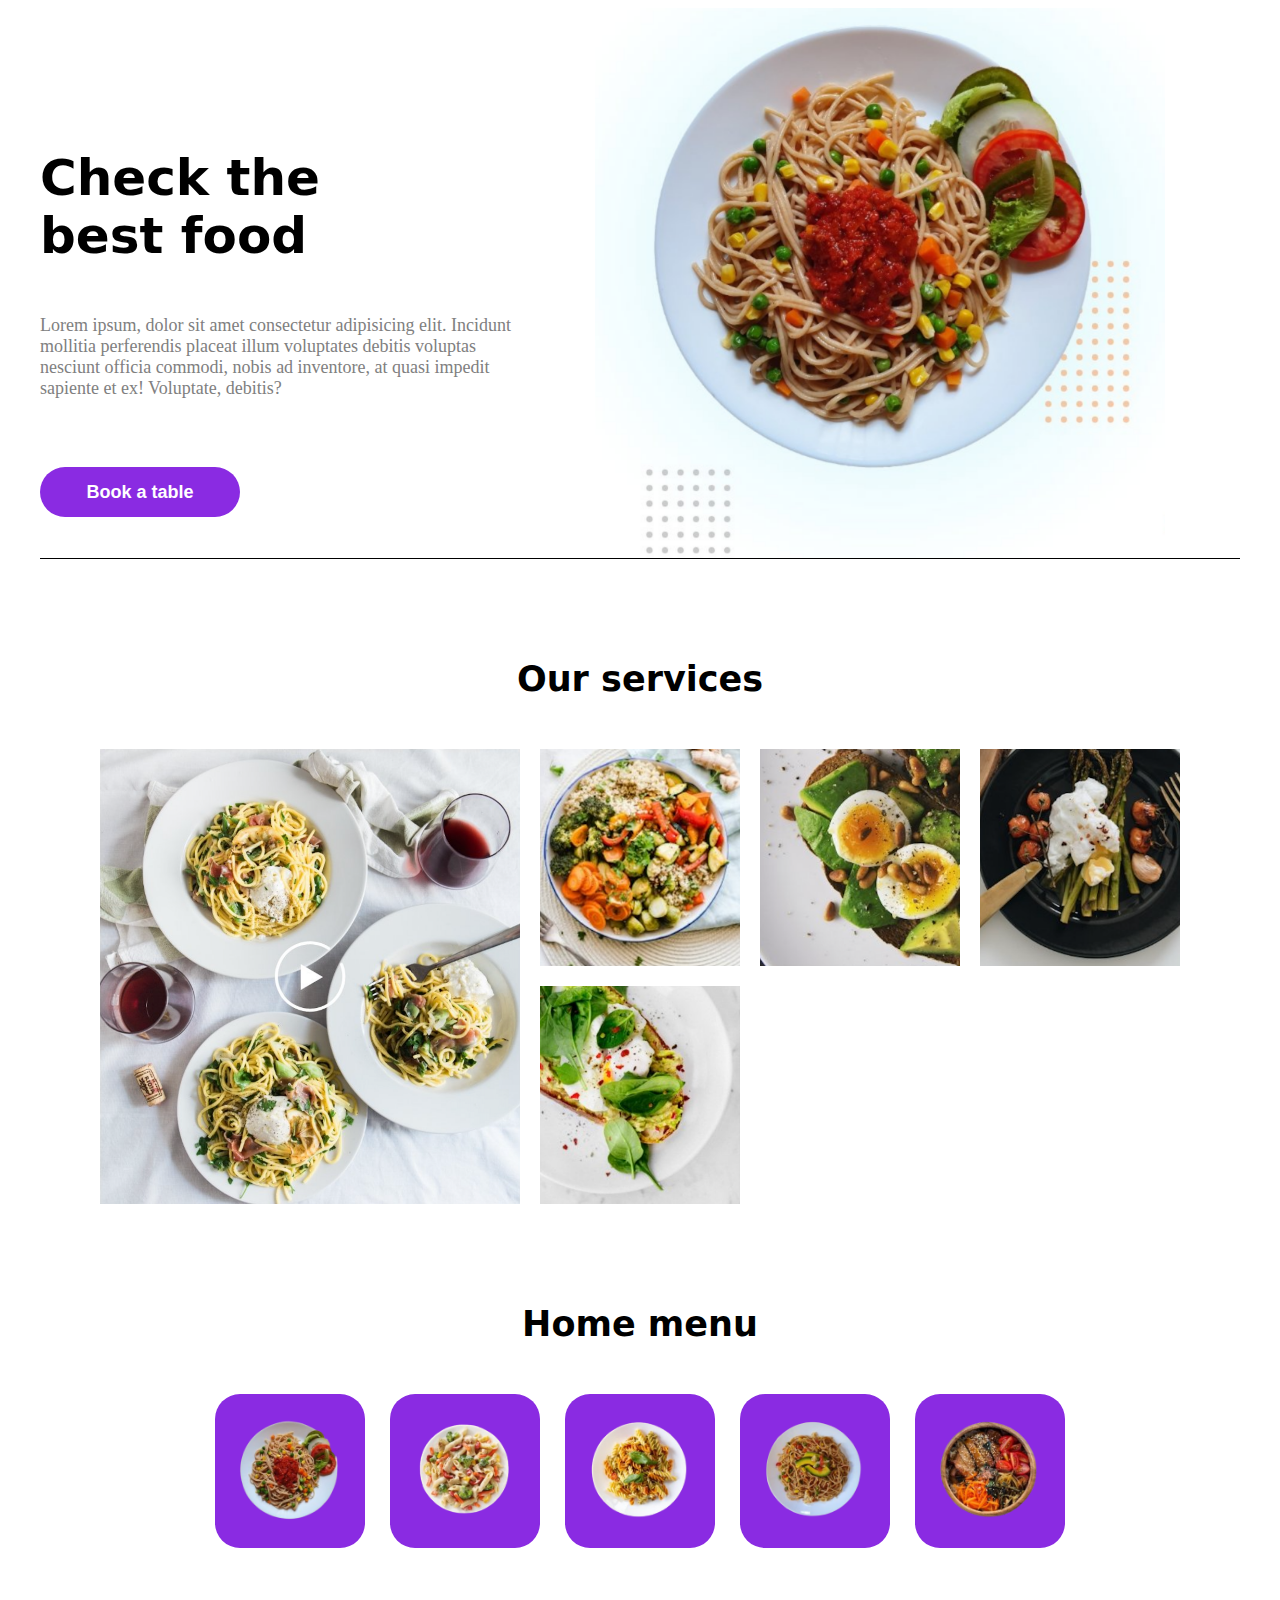
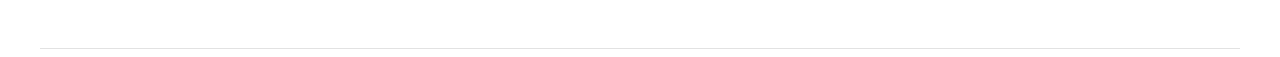
<file: public/index.html>
<!DOCTYPE html>
<html lang="en">
  <head>
    <meta charset="UTF-8" />
    <meta http-equiv="X-UA-Compatible" content="IE=edge" />
    <meta name="viewport" content="width=device-width, initial-scale=1.0" />
    <title>CCSS GRID</title>
    <link rel="stylesheet" href="./main.css" />
  </head>
  <body>
    <main>
      <section class="hero">
        <div class="info">
          <h1 class="h1">
            Check the <br />
            best food
          </h1>
          <p class="p-1">
            Lorem ipsum, dolor sit amet consectetur adipisicing elit. Incidunt
            mollitia perferendis placeat illum voluptates debitis voluptas
            nesciunt officia commodi, nobis ad inventore, at quasi impedit
            sapiente et ex! Voluptate, debitis?
          </p>
          <button class="button-1">Book a table</button>
        </div>
        <img class="hero-image" src="./imagenes/hero.png" alt="hero" />
      </section>
      <section class="dishes">
        <h2 class="h2">Our services</h2>
        <div class="dishes-grid">
          <img
            class="dishes-item dishes-item-big"
            src="./imagenes/video.png"
            alt=""
          />
          <img class="dishes-item" src="./imagenes/dish1.png" alt="" />
          <img class="dishes-item" src="./imagenes/dish2.png" alt="" />
          <img class="dishes-item" src="./imagenes/dish3.png" alt="" />
          <img class="dishes-item" src="./imagenes/dish4.png" alt="" />
        </div>
      </section>
      <section class="menu">
        <h2 class="menu-title">Home menu</h2>
        <div class="menu-grid">
          <div class="menu-grid-item">
            <img src="./imagenes/plate1.png" alt="" />
          </div>
          <div class="menu-grid-item">
            <img src="./imagenes/plate2.png" alt="" />
          </div>
          <div class="menu-grid-item">
            <img src="./imagenes/plate3.png" alt="" />
          </div>
          <div class="menu-grid-item">
            <img src="./imagenes/plate4.png" alt="" />
          </div>
          <div class="menu-grid-item">
            <img src="./imagenes/plate5.png" alt="" />
          </div>
        </div>
      </section>
    </main>
  </body>
</html>
</file>
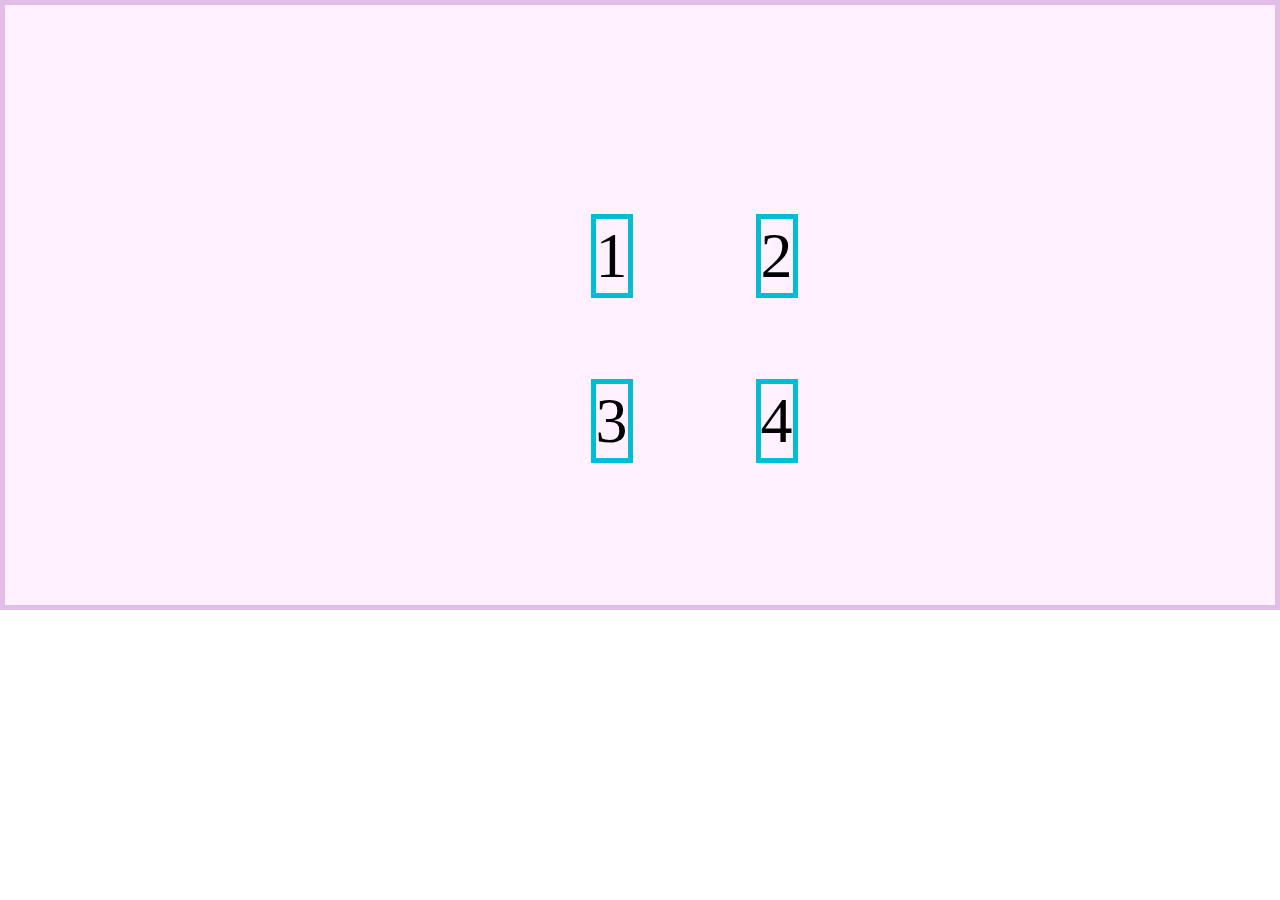
<file: public/clase-4/index.html>
<!DOCTYPE html>
<html lang="en">
<head>
    <meta charset="UTF-8">
    <meta http-equiv="X-UA-Compatible" content="IE=edge">
    <meta name="viewport" content="width=device-width, initial-scale=1.0">
    <title>CCSS GRID</title>
    <link rel="stylesheet" href="./index.css">
</head>
<body>
    <div class="contenedor">
        <div class="item">1</div>
        <div class="item">2</div>
        <div class="item">3</div>
        <div class="item">4</div>
    </div>
</body>
</html>
</file>
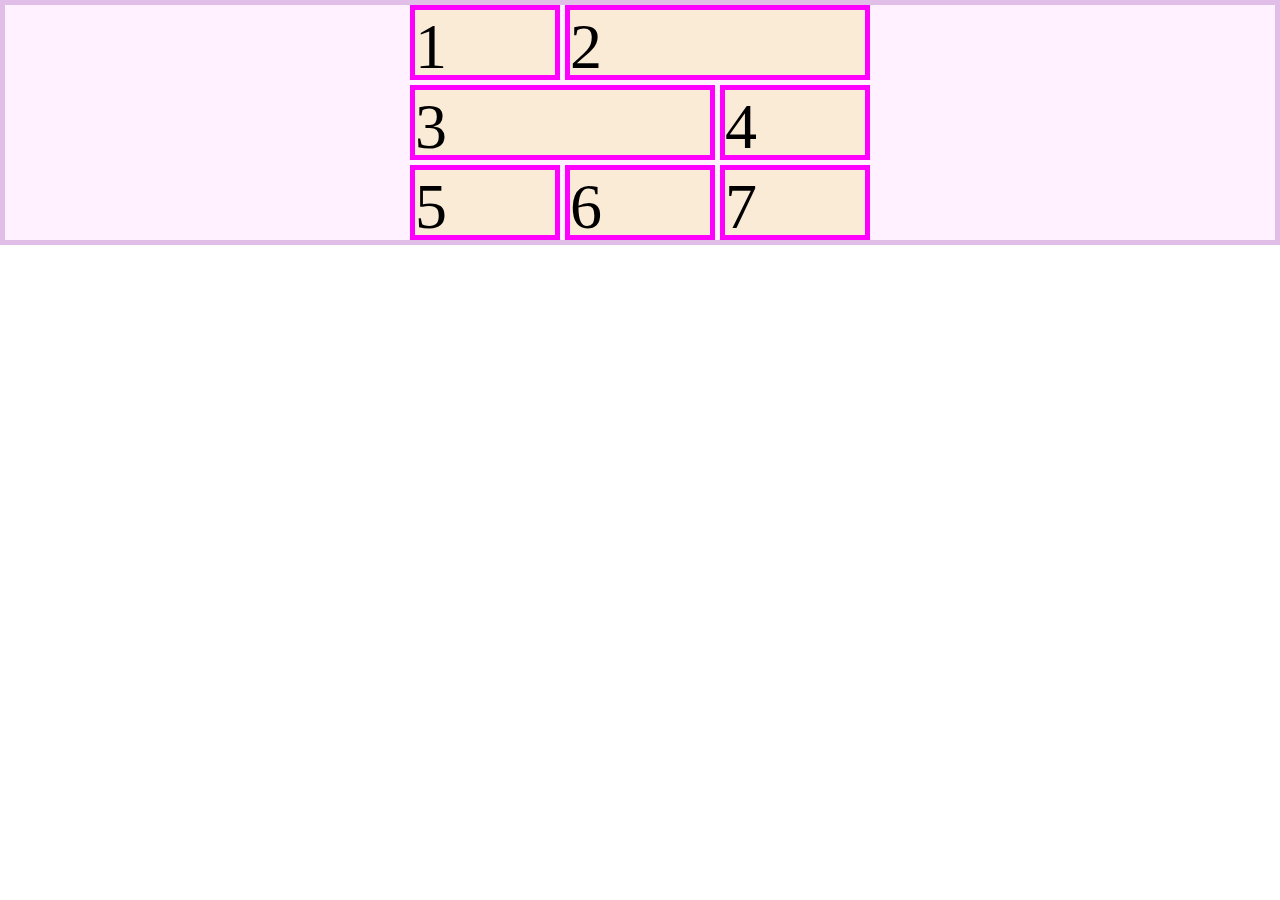
<file: public/clase-5/index.html>
<!DOCTYPE html>
<html lang="en">
  <head>
    <meta charset="UTF-8" />
    <meta http-equiv="X-UA-Compatible" content="IE=edge" />
    <meta name="viewport" content="width=device-width, initial-scale=1.0" />
    <title>CCSS GRID</title>
    <link rel="stylesheet" href="./index.css" />
  </head>
  <body>
    <div class="contenedor">
      <div class="item item-1">1</div>
      <div class="item item-2">2</div>
      <div class="item item-3">3</div>
      <div class="item item-4">4</div>
      <div class="item item-5">5</div>
      <div class="item item-6">6</div>
      <div class="item item-7">7</div>
    </div>
  </body>
</html>
</file>
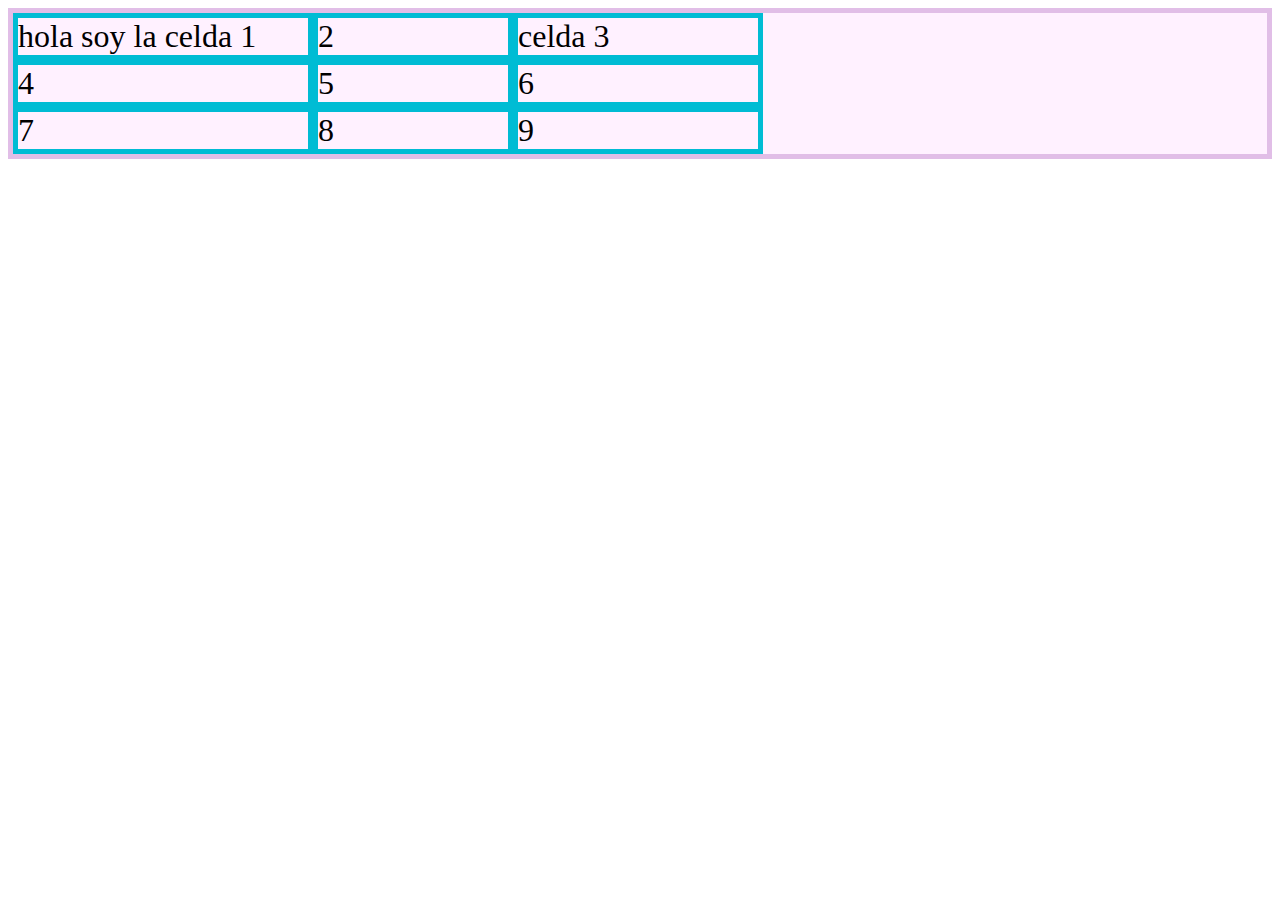
<file: public/clase-6/index.html>
<!DOCTYPE html>
<html lang="en">
  <head>
    <meta charset="UTF-8" />
    <meta http-equiv="X-UA-Compatible" content="IE=edge" />
    <meta name="viewport" content="width=device-width, initial-scale=1.0" />
    <title>CCSS GRID</title>
    <link rel="stylesheet" href="./index.css" />
  </head>
  <body>
    <div class="contenedor">
      <div class="item item-1">hola soy la celda 1</div>
      <div class="item item-2">2</div>
      <div class="item item-3">celda 3</div>
      <div class="item item-4">4</div>
      <div class="item item-5">5</div>
      <div class="item item-6">6</div>
      <div class="item item-7">7</div>
      <div class="item item-8">8</div>
      <div class="item item-9">9</div>
    </div>
  </body>
</html>
</file>
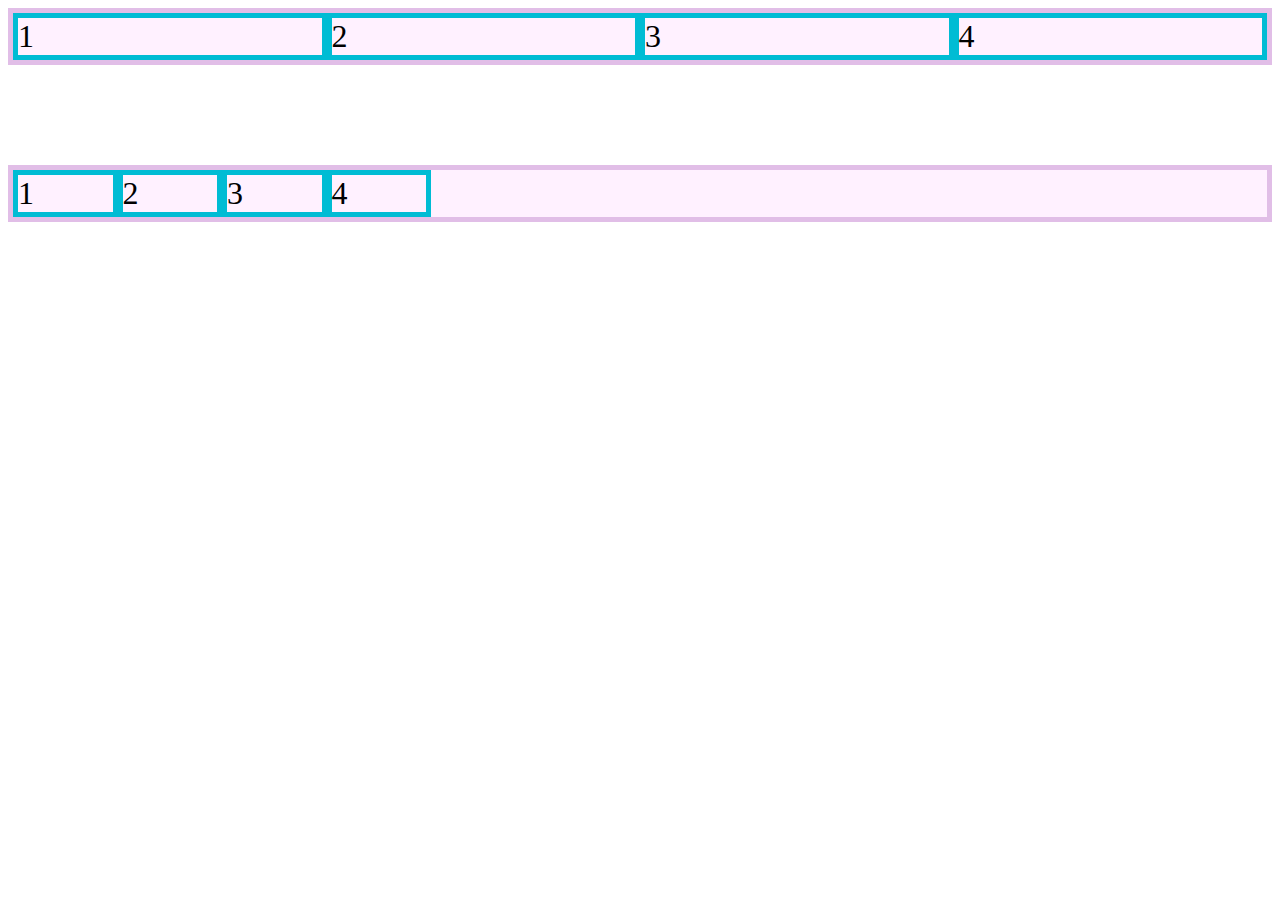
<file: public/clase-7/index.html>
<!DOCTYPE html>
<html lang="en">
  <head>
    <meta charset="UTF-8" />
    <meta http-equiv="X-UA-Compatible" content="IE=edge" />
    <meta name="viewport" content="width=device-width, initial-scale=1.0" />
    <title>CCSS GRID</title>
    <link rel="stylesheet" href="./index.css" />
  </head>
  <body>
    <div class="contenedor">
      <div class="item item-1">1</div>
      <div class="item item-2">2</div>
      <div class="item item-3">3</div>
      <div class="item item-4">4</div>
    </div>
    <div class="contenedor-2">
      <div class="item item-1">1</div>
      <div class="item item-2">2</div>
      <div class="item item-3">3</div>
      <div class="item item-4">4</div>
    </div>
  </body>
</html>
</file>
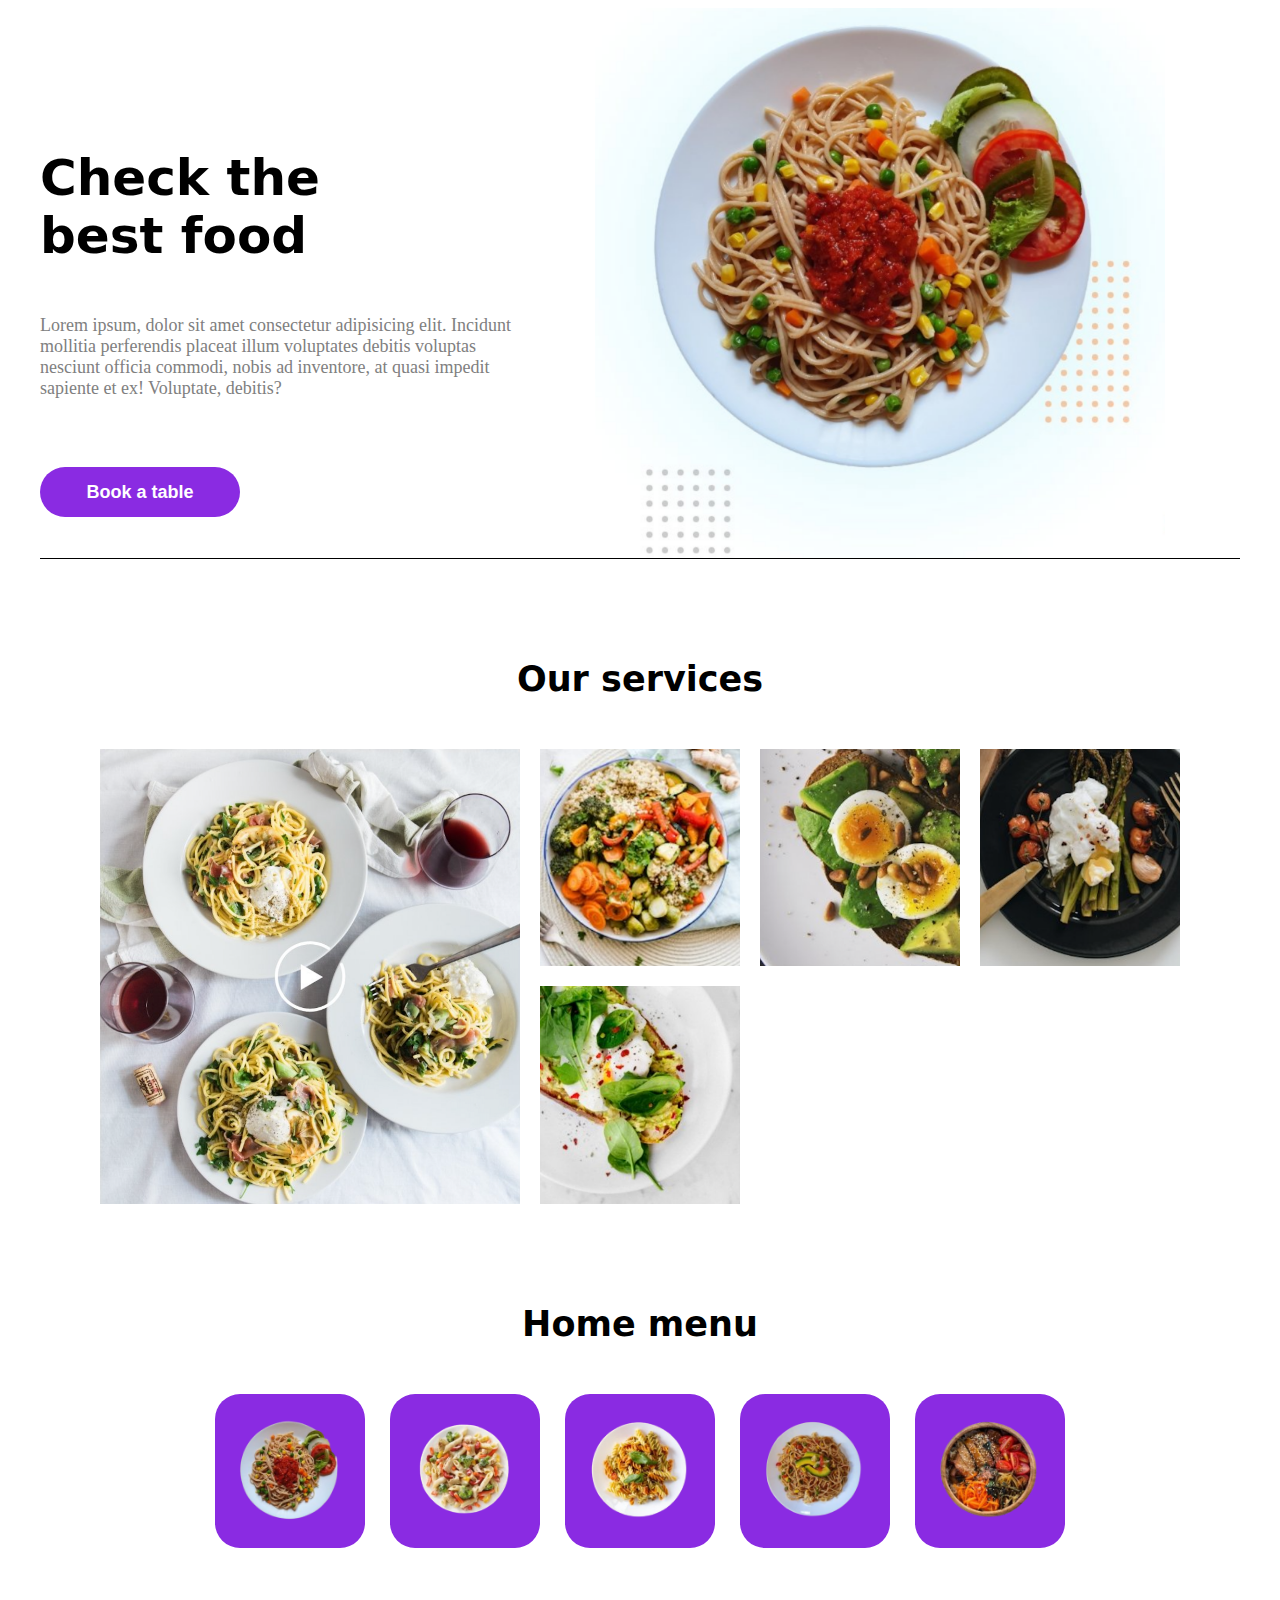
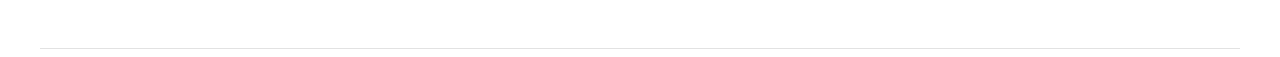
<file: public/clase-8/index.html>
<!DOCTYPE html>
<html lang="en">
  <head>
    <meta charset="UTF-8" />
    <meta http-equiv="X-UA-Compatible" content="IE=edge" />
    <meta name="viewport" content="width=device-width, initial-scale=1.0" />
    <title>CCSS GRID</title>
    <link rel="stylesheet" href="./index.css" />
  </head>
  <body>
    <main>
      <section class="hero">
        <div class="info">
          <h1 class="h1">
            Check the <br />
            best food
          </h1>
          <p class="p-1">
            Lorem ipsum, dolor sit amet consectetur adipisicing elit. Incidunt
            mollitia perferendis placeat illum voluptates debitis voluptas
            nesciunt officia commodi, nobis ad inventore, at quasi impedit
            sapiente et ex! Voluptate, debitis?
          </p>
          <button class="button-1">Book a table</button>
        </div>
        <img class="hero-image" src="./imagenes/hero.png" alt="hero" />
      </section>
      <section class="dishes">
        <h2 class="h2">Our services</h2>
        <div class="dishes-grid">
          <img
            class="dishes-item dishes-item-big"
            src="./imagenes/video.png"
            alt=""
          />
          <img class="dishes-item" src="./imagenes/dish1.png" alt="" />
          <img class="dishes-item" src="./imagenes/dish2.png" alt="" />
          <img class="dishes-item" src="./imagenes/dish3.png" alt="" />
          <img class="dishes-item" src="./imagenes/dish4.png" alt="" />
        </div>
      </section>
      <section class="menu">
        <h2 class="menu-title">Home menu</h2>
        <div class="menu-grid">
          <div class="menu-grid-item">
            <img src="./imagenes/plate1.png" alt="" />
          </div>
          <div class="menu-grid-item">
            <img src="./imagenes/plate2.png" alt="" />
          </div>
          <div class="menu-grid-item">
            <img src="./imagenes/plate3.png" alt="" />
          </div>
          <div class="menu-grid-item">
            <img src="./imagenes/plate4.png" alt="" />
          </div>
          <div class="menu-grid-item">
            <img src="./imagenes/plate5.png" alt="" />
          </div>
        </div>
      </section>
    </main>
  </body>
</html>
</file>
<file: public/main.css>
* {
  font-family: system-ui, -apple-system, BlinkMacSystemFont, "Segoe UI", Roboto,
    Oxygen, Ubuntu, Cantarell, "Open Sans", "Helvetica Neue", sans-serif;
}

main {
  max-width: 1200px;
  margin: 0 auto;
  border-bottom: 1px solid #dddd;
}

.hero {
  display: grid;
  grid-template-columns: minmax(300px, 2fr) 3fr;
  grid-auto-rows: 550px;
  border-bottom: 1px solid;
}

.hero-image {
  width: 100%;
  height: 100%;
  object-fit: contain; /* hace que la img se ajuste al espacio que esta ocupando */
}
.info {
  align-self: center;
}
.h1 {
  font-size: 50px;
  font-family: system-ui, -apple-system, BlinkMacSystemFont, "Segoe UI",
    Roboto Impact, Haettenschweiler, "Arial Narrow Bold", sans-serif;
  color: black;
  margin-top: 100px;
}
.p-1 {
  font-size: 18px;
  color: gray;
  font-family: roboto medium;
  margin-top: 50px;
}

.button-1 {
  width: 200px;
  height: 50px;
  background-color: blueviolet;
  border: none;
  border-radius: 25px;
  cursor: pointer;
  color: white;
  font-size: 18px;
  font-family: Arial, Helvetica, sans-serif;
  margin-top: 50px;
  font-weight: bold;
}

.dishes {
  margin: 100px 0;
}

.dishes-grid {
  display: grid;
  grid-template-columns: repeat(auto-fit, minmax(75px, 200px));
  justify-content: center;
  grid-auto-rows: 1fr;
  gap: 20px;
}

.dishes-item {
  width: 100%;
  height: 100%;
  object-fit: cover;
}
.dishes-item-big {
  grid-area: 1 / 1 / 3 / 3;
}
.h2 {
  margin: 50px 25px;
  font-size: 35px;
  text-align: center;
  color: black;
  font-weight: bold;
}

.menu {
  margin-bottom: 100px;
}
.menu-title {
  font-size: 35px;
  color: black;
  font-weight: bold;
  text-align: center;
  margin-bottom: 50px;
}
.menu-grid {
  gap: 25px;
  display: grid;
  justify-content: center;
  grid-template-columns: repeat(auto-fit, 150px);
}

.menu-grid-item {
  background-color: blueviolet;
  border-radius: 25px;
  padding: 20px;
}

.menu-grid-item img {
  width: 100%;
  height: 100%;
  object-fit: contain;
}

@media screen and (max-width: 768px) {
  .hero {
    grid-template-columns: minmax(300px, 500px);
    justify-content: center;
    text-align: center;
  }
  .hero-image {
    display: none;
  }
  .dishes-grid {
    grid-template-columns: repeat(auto-fit, minmax(75px, 100px));
  }
}
</file>
<file: public/clase-4/index.css>
body{
    margin: 0;
    padding: 0;
}

.contenedor {
    border: 5px solid #e1bee7;
    background-color: #fff1ff;
    display: grid;
    grid-gap: 15px;
    grid-template-columns: 150px 150px;
    grid-auto-rows: 150px 150px;
    height: 600px;
    /* justify-content: center; */
    /* align-content: center; */
    place-content: center;
    justify-items: end;
    align-items: end;
}

.item {
    border: 5px solid #00bcd4;
    font-size: 4rem;
}
</file>
<file: public/clase-5/index.css>
body {
  margin: 0;
  padding: 0;
}

.contenedor {
  border: 5px solid #e1bee7;
  background-color: #fff1ff;
  display: grid;
  grid-template-columns: 150px 150px 150px;
  grid-template-rows: 75px 75px 75px;
  /* justify-content: center; */
  /* align-content: center; */
  place-content: center;
  gap: 5px;
  grid-template-areas:
    "item-1 item-2 item-2"
    "item-3 item-3 item-4"
    "item-5 item-6 item-7";
}

.item {
  font-size: 4rem;
}

.item-1 {
  border: 5px solid fuchsia;
  background-color: antiquewhite;
  /* grid-row-start: 1; */
  grid-area: item-1;
}

.item-2 {
  border: 5px solid fuchsia;
  background-color: antiquewhite;
  /* grid-column-start: 2;
  grid-column-end: 4;
  grid-row-start: 1;
  grid-row-end: 2; */
  grid-area: item-2;
}

.item-3 {
  border: 5px solid fuchsia;
  background-color: antiquewhite;
  /* grid-column-start: 1;
  grid-column-end: 3;
  grid-row-start: 2;
  grid-row-end: 3; */
  grid-area: item-3;
}
.item-4 {
  border: 5px solid fuchsia;
  background-color: antiquewhite;
  /* grid-column-start: 3;
  grid-column-end: 4;
  grid-row-start: 2;
  grid-row-end: 3; */
  grid-area: item-4;
}
.item-5 {
  border: 5px solid fuchsia;
  background-color: antiquewhite;
  /* grid-column-start: 1;
  grid-column-end: 2;
  grid-row-start: 3;
  grid-row-end: 4;*/
  grid-area: item-5;
}

.item-6 {
  border: 5px solid fuchsia;
  background-color: antiquewhite;
  /* grid-column-start: 2;
  grid-column-end: 3;
  grid-row-start: 3;
  grid-row-end: 4; */
  grid-area: item-6;
}
.item-7 {
  border: 5px solid fuchsia;
  background-color: antiquewhite;
  /* grid-column-start: 3;
  grid-column-end: 4;
  grid-row-start: 3;
  grid-row-end: 4; */
  grid-area: item-7;
  /* grid-column: span 2; */
  /* grid-column: 1/2; */
}
</file>
<file: public/clase-6/index.css>
.contenedor {
  border: 5px solid #e1bee7;
  background-color: #fff1ff;
  display: grid;
  grid-template-columns: minmax(30px, 300px) 200px minmax(60px, 250px);
  grid-template-rows: repeat(3, auto);
}
.item {
  border: 5px solid #00bcd4;
  font-size: 2rem;
}
</file>
<file: public/clase-7/index.css>
.contenedor {
  border: 5px solid #e1bee7;
  background-color: #fff1ff;
  display: grid;
  grid-template-columns: repeat(auto-fit, minmax(100px, 1fr));
}

.item {
  border: 5px solid #00bcd4;
  font-size: 2rem;
}

.contenedor-2 {
  border: 5px solid #e1bee7;
  background-color: #fff1ff;
  display: grid;
  margin-top: 100px;
  grid-template-columns: repeat(auto-fill, minmax(100px, 1fr));
}
</file>
<file: public/clase-8/index.css>
* {
  font-family: system-ui, -apple-system, BlinkMacSystemFont, "Segoe UI", Roboto,
    Oxygen, Ubuntu, Cantarell, "Open Sans", "Helvetica Neue", sans-serif;
}

main {
  max-width: 1200px;
  margin: 0 auto;
  border-bottom: 1px solid #dddd;
}

.hero {
  display: grid;
  grid-template-columns: minmax(300px, 2fr) 3fr;
  grid-auto-rows: 550px;
  border-bottom: 1px solid;
}

.hero-image {
  width: 100%;
  height: 100%;
  object-fit: contain; /* hace que la img se ajuste al espacio que esta ocupando */
}
.info {
  align-self: center;
}
.h1 {
  font-size: 50px;
  font-family: system-ui, -apple-system, BlinkMacSystemFont, "Segoe UI",
    Roboto Impact, Haettenschweiler, "Arial Narrow Bold", sans-serif;
  color: black;
  margin-top: 100px;
}
.p-1 {
  font-size: 18px;
  color: gray;
  font-family: roboto medium;
  margin-top: 50px;
}

.button-1 {
  width: 200px;
  height: 50px;
  background-color: blueviolet;
  border: none;
  border-radius: 25px;
  cursor: pointer;
  color: white;
  font-size: 18px;
  font-family: Arial, Helvetica, sans-serif;
  margin-top: 50px;
  font-weight: bold;
}

.dishes {
  margin: 100px 0;
}

.dishes-grid {
  display: grid;
  grid-template-columns: repeat(auto-fit, minmax(75px, 200px));
  justify-content: center;
  grid-auto-rows: 1fr;
  gap: 20px;
}

.dishes-item {
  width: 100%;
  height: 100%;
  object-fit: cover;
}
.dishes-item-big {
  grid-area: 1 / 1 / 3 / 3;
}
.h2 {
  margin: 50px 25px;
  font-size: 35px;
  text-align: center;
  color: black;
  font-weight: bold;
}

.menu {
  margin-bottom: 100px;
}
.menu-title {
  font-size: 35px;
  color: black;
  font-weight: bold;
  text-align: center;
  margin-bottom: 50px;
}
.menu-grid {
  gap: 25px;
  display: grid;
  justify-content: center;
  grid-template-columns: repeat(auto-fit, 150px);
}

.menu-grid-item {
  background-color: blueviolet;
  border-radius: 25px;
  padding: 20px;
}

.menu-grid-item img {
  width: 100%;
  height: 100%;
  object-fit: contain;
}

@media screen and (max-width: 768px) {
  .hero {
    grid-template-columns: minmax(300px, 500px);
    justify-content: center;
    text-align: center;
  }
  .hero-image {
    display: none;
  }
  .dishes-grid {
    grid-template-columns: repeat(auto-fit, minmax(75px, 100px));
  }
}
</file>
